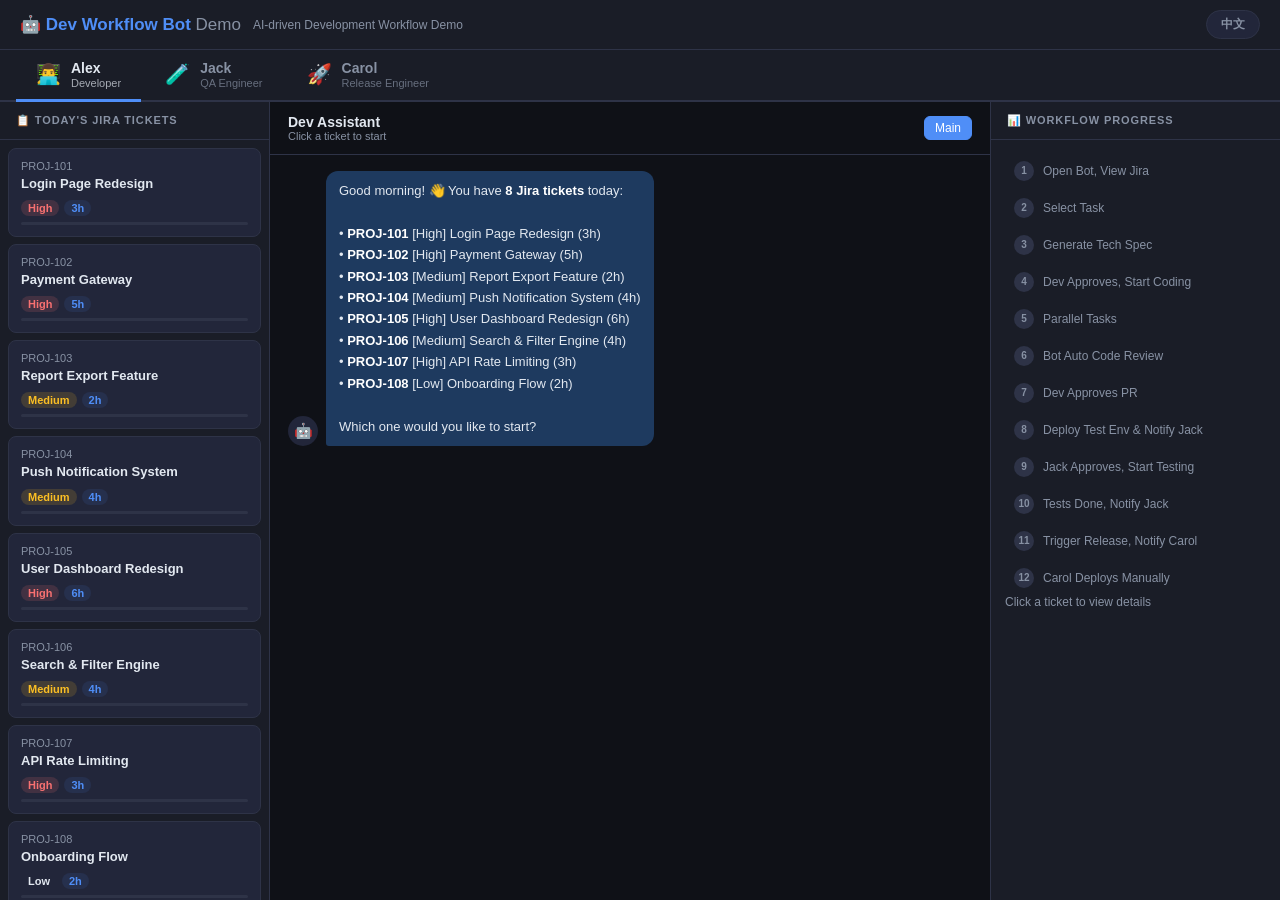
<file: docs/index.html>
<!DOCTYPE html>
<html lang="en">
<head>
  <meta charset="UTF-8">
  <meta name="viewport" content="width=device-width, initial-scale=1.0">
  <title>Dev Workflow Bot Demo</title>
  <style>
* { box-sizing:border-box; margin:0; padding:0; }
:root {
  --bg:#0f1117; --surface:#1a1d27; --surface2:#22263a;
  --border:#2e3347; --accent:#4f8ef7; --accent2:#6ee7b7;
  --text:#e2e8f0; --text-dim:#8892a4;
  --bot-bubble:#1e3a5f; --user-bubble:#1a2a1a;
  --system-color:#64748b; --high:#f87171; --med:#fbbf24;
  --low:#4ade80; --done:#6ee7b7;
  --color-a:#4f8ef7; --color-b:#a78bfa; --color-c:#34d399;
}
body { font-family:-apple-system,BlinkMacSystemFont,'Segoe UI',sans-serif; background:var(--bg); color:var(--text); height:100vh; display:flex; flex-direction:column; overflow:hidden; }
header { background:var(--surface); border-bottom:1px solid var(--border); padding:10px 20px; display:flex; align-items:center; gap:12px; flex-shrink:0; }
header h1 { font-size:17px; font-weight:700; color:var(--accent); }
header h1 span { color:var(--text-dim); font-weight:400; }
.header-sub { font-size:12px; color:var(--text-dim); }
.lang-btn { margin-left:auto; padding:5px 14px; border-radius:20px; border:1px solid var(--border); background:var(--surface2); color:var(--text-dim); cursor:pointer; font-size:12px; font-weight:600; transition:all .2s; }
.lang-btn:hover { border-color:var(--accent); color:var(--accent); }
.person-tabs { display:flex; background:var(--surface); border-bottom:2px solid var(--border); padding:0 16px; flex-shrink:0; gap:4px; }
.person-tab { display:flex; align-items:center; gap:10px; padding:10px 20px; background:transparent; border:none; border-bottom:3px solid transparent; margin-bottom:-2px; cursor:pointer; color:var(--text-dim); transition:all .2s; }
.person-tab:hover { color:var(--text); }
.person-tab.active { color:var(--text); }
.person-tab[data-person="a"].active { border-bottom-color:var(--color-a); }
.person-tab[data-person="b"].active { border-bottom-color:var(--color-b); }
.person-tab[data-person="c"].active { border-bottom-color:var(--color-c); }
.person-avatar { font-size:20px; }
.person-info { display:flex; flex-direction:column; align-items:flex-start; }
.person-name { font-size:14px; font-weight:700; line-height:1.2; }
.person-role { font-size:11px; opacity:.7; }
.person-badge { background:#f87171; color:white; font-size:10px; font-weight:700; border-radius:10px; padding:1px 6px; min-width:18px; text-align:center; display:none; }
.person-panel { display:none; flex:1; overflow:hidden; }
.person-panel.active { display:flex; flex-direction:column; }
.main { display:grid; grid-template-columns:270px 1fr 290px; flex:1; overflow:hidden; }
.sidebar { background:var(--surface); border-right:1px solid var(--border); display:flex; flex-direction:column; overflow:hidden; }
.sidebar-title { padding:12px 16px; font-size:11px; font-weight:700; text-transform:uppercase; letter-spacing:.08em; color:var(--text-dim); border-bottom:1px solid var(--border); flex-shrink:0; }
.ticket-list { flex:1; overflow-y:auto; padding:8px; }
.ticket-card { padding:11px 12px; border-radius:8px; border:1px solid var(--border); margin-bottom:7px; cursor:pointer; transition:all .2s; background:var(--surface2); }
.ticket-card:hover { border-color:var(--accent); }
.ticket-card.active { border-color:var(--accent); background:#1a2540; }
.ticket-id { font-size:11px; color:var(--text-dim); margin-bottom:3px; }
.ticket-title-text { font-size:13px; font-weight:600; line-height:1.4; margin-bottom:7px; }
.ticket-meta { display:flex; gap:5px; flex-wrap:wrap; }
.badge { padding:2px 7px; border-radius:10px; font-size:11px; font-weight:600; }
.badge-high { background:rgba(248,113,113,.15); color:var(--high); }
.badge-medium { background:rgba(251,191,36,.15); color:var(--med); }
.badge-est { background:rgba(79,142,247,.1); color:var(--accent); }
.ticket-state-label { font-size:11px; color:var(--accent2); margin-top:5px; }
.step-bar { height:3px; background:var(--border); border-radius:2px; overflow:hidden; margin-top:6px; }
.step-fill { height:100%; background:var(--accent); transition:width .5s; }
.queue-card { padding:11px 12px; border-radius:8px; border:1px solid var(--border); margin-bottom:7px; cursor:pointer; background:var(--surface2); transition:all .2s; }
.queue-card:hover { border-color:var(--accent2); }
.queue-card.new { border-color:var(--accent2); animation:pulse-border 2s ease-out; }
@keyframes pulse-border { 0%{box-shadow:0 0 0 0 rgba(110,231,183,.4);} 70%{box-shadow:0 0 0 6px rgba(110,231,183,0);} 100%{box-shadow:none;} }
.queue-title { font-size:13px; font-weight:600; margin-bottom:4px; }
.queue-sub { font-size:11px; color:var(--text-dim); }
.queue-status { font-size:11px; margin-top:5px; }
.queue-status.pending { color:var(--med); }
.queue-status.in-progress { color:var(--accent); }
.queue-status.done { color:var(--done); }
.empty-queue { padding:20px 12px; font-size:13px; color:var(--text-dim); text-align:center; line-height:1.8; }
.empty-queue span { font-size:11px; }
.chat-area { display:flex; flex-direction:column; overflow:hidden; }
.chat-header { padding:12px 18px; border-bottom:1px solid var(--border); display:flex; align-items:center; gap:12px; flex-shrink:0; background:var(--bg); }
.chat-title { font-size:14px; font-weight:700; }
.chat-subtitle { font-size:11px; color:var(--text-dim); }
.chat-tabs { display:flex; gap:5px; overflow-x:auto; margin-left:auto; }
.chat-tab { padding:4px 10px; border-radius:6px; font-size:12px; border:1px solid var(--border); background:transparent; color:var(--text-dim); cursor:pointer; white-space:nowrap; transition:all .2s; }
.chat-tab.active { background:var(--accent); border-color:var(--accent); color:white; }
.chat-tab.notify { border-color:var(--accent2); color:var(--accent2); }
.messages { flex:1; overflow-y:auto; padding:16px 18px; display:flex; flex-direction:column; gap:10px; }
.typing-wrap { padding:0 18px 10px; flex-shrink:0; min-height:40px; }
.msg-row { display:flex; align-items:flex-end; gap:8px; max-width:78%; }
.msg-row.bot { align-self:flex-start; }
.msg-row.user { align-self:flex-end; flex-direction:row-reverse; }
.msg-avatar { width:30px; height:30px; border-radius:50%; display:flex; align-items:center; justify-content:center; font-size:15px; flex-shrink:0; background:var(--surface2); }
.msg-content { display:flex; flex-direction:column; gap:5px; }
.bubble { padding:9px 13px; border-radius:12px; font-size:13px; line-height:1.65; }
.bubble.bot { background:var(--bot-bubble); border-bottom-left-radius:3px; }
.bubble.user { background:var(--user-bubble); border-bottom-right-radius:3px; color:#c8f0c8; }
.bubble a { color:var(--accent); text-decoration:none; }
.bubble a:hover { text-decoration:underline; }
.bubble code { background:rgba(255,255,255,.1); padding:1px 5px; border-radius:3px; font-family:monospace; font-size:12px; }
.system-event { align-self:center; font-size:11px; color:var(--system-color); background:var(--surface); padding:3px 12px; border-radius:20px; border:1px solid var(--border); }
.action-buttons { display:flex; gap:7px; flex-wrap:wrap; margin-top:3px; }
.action-btn { padding:6px 13px; border-radius:8px; border:1px solid var(--accent); background:transparent; color:var(--accent); font-size:12px; cursor:pointer; transition:all .2s; }
.action-btn:hover { background:var(--accent); color:white; }
.action-btn.done { opacity:.35; pointer-events:none; }
.action-btn.danger { border-color:var(--color-c); color:var(--color-c); }
.action-btn.danger:hover { background:var(--color-c); color:#0f1117; }
.typing-indicator { display:flex; gap:4px; align-items:center; padding:9px 13px; background:var(--bot-bubble); border-radius:12px; border-bottom-left-radius:3px; }
.typing-dot { width:6px; height:6px; border-radius:50%; background:var(--accent); animation:bounce 1.2s infinite; }
.typing-dot:nth-child(2){animation-delay:.2s;} .typing-dot:nth-child(3){animation-delay:.4s;}
@keyframes bounce { 0%,60%,100%{transform:translateY(0);opacity:.4;} 30%{transform:translateY(-5px);opacity:1;} }
.empty-state-msg { display:flex; flex-direction:column; align-items:center; justify-content:center; gap:12px; color:var(--text-dim); font-size:13px; text-align:center; padding:40px 20px; line-height:1.7; }
.empty-icon { font-size:40px; }
.status-panel { background:var(--surface); border-left:1px solid var(--border); display:flex; flex-direction:column; overflow:hidden; }
.panel-title { padding:12px 16px; font-size:11px; font-weight:700; text-transform:uppercase; letter-spacing:.08em; color:var(--text-dim); border-bottom:1px solid var(--border); flex-shrink:0; }
.panel-body { flex:1; overflow-y:auto; padding:14px; }
.panel-hint { color:var(--text-dim); font-size:12px; }
.step-list { display:flex; flex-direction:column; gap:3px; }
.step-item { display:flex; align-items:center; gap:9px; padding:7px 9px; border-radius:7px; font-size:12px; transition:all .3s; }
.step-item.active { background:rgba(79,142,247,.12); color:var(--accent); font-weight:600; }
.step-item.done { color:var(--done); }
.step-item.pending { color:var(--text-dim); }
.step-num { width:20px; height:20px; border-radius:50%; display:flex; align-items:center; justify-content:center; font-size:10px; font-weight:700; flex-shrink:0; }
.step-num.active{background:var(--accent);color:white;} .step-num.done{background:var(--done);color:#0f1117;} .step-num.pending{background:var(--border);color:var(--text-dim);}
.info-section { margin-top:16px; border-top:1px solid var(--border); padding-top:14px; }
.info-title { font-size:11px; font-weight:700; color:var(--text-dim); text-transform:uppercase; letter-spacing:.06em; margin-bottom:10px; }
.info-row { margin-bottom:10px; }
.info-label { font-size:11px; color:var(--text-dim); margin-bottom:2px; }
.info-value { font-size:12px; color:var(--text); word-break:break-all; }
.info-value a { color:var(--accent); text-decoration:none; }
.info-value code { font-family:monospace; font-size:11px; background:rgba(255,255,255,.07); padding:1px 5px; border-radius:3px; }
::-webkit-scrollbar{width:4px;height:4px;} ::-webkit-scrollbar-track{background:transparent;} ::-webkit-scrollbar-thumb{background:var(--border);border-radius:3px;}
.bubble strong{font-weight:700;color:#fff;}
.manual-deploy-box { margin-top:8px; padding:10px 13px; border-radius:8px; border:1px solid var(--color-c); background:rgba(52,211,153,.06); font-size:12px; color:var(--text-dim); line-height:1.6; }
.manual-deploy-box strong { color:var(--color-c); }
  </style>
</head>
<body>

<header>
  <h1>🤖 Dev Workflow Bot <span>Demo</span></h1>
  <div class="header-sub" id="header-sub">AI-driven Development Workflow Demo</div>
  <button class="lang-btn" id="lang-toggle" onclick="toggleLang()">中文</button>
</header>

<div class="person-tabs">
  <button class="person-tab active" data-person="a" onclick="switchPerson('a')">
    <span class="person-avatar">👨‍💻</span>
    <span class="person-info"><span class="person-name" id="name-a">Alex</span><span class="person-role" id="role-a">Developer</span></span>
    <span class="person-badge" id="badge-a"></span>
  </button>
  <button class="person-tab" data-person="b" onclick="switchPerson('b')">
    <span class="person-avatar">🧪</span>
    <span class="person-info"><span class="person-name" id="name-b">Jack</span><span class="person-role" id="role-b">QA Engineer</span></span>
    <span class="person-badge" id="badge-b"></span>
  </button>
  <button class="person-tab" data-person="c" onclick="switchPerson('c')">
    <span class="person-avatar">🚀</span>
    <span class="person-info"><span class="person-name" id="name-c">Carol</span><span class="person-role" id="role-c">Release Engineer</span></span>
    <span class="person-badge" id="badge-c"></span>
  </button>
</div>

<!-- Alex / 小A -->
<div class="person-panel active" id="panel-a">
  <div class="main">
    <aside class="sidebar">
      <div class="sidebar-title" id="sidebar-title-a">📋 Today's Jira Tickets</div>
      <div class="ticket-list" id="ticket-list-a"></div>
    </aside>
    <section class="chat-area">
      <div class="chat-header">
        <div><div class="chat-title" id="chat-title-a">Dev Assistant</div><div class="chat-subtitle" id="chat-subtitle-a">Click a ticket to start</div></div>
        <div class="chat-tabs" id="chat-tabs-a"><button class="chat-tab active" data-tid="__a__" onclick="switchTab('a','__a__')" id="main-tab-a">Main</button></div>
      </div>
      <div class="messages" id="messages-a"></div>
      <div class="typing-wrap"><div class="msg-row bot" id="typing-a" style="display:none"><div class="msg-avatar">🤖</div><div class="typing-indicator"><div class="typing-dot"></div><div class="typing-dot"></div><div class="typing-dot"></div></div></div></div>
    </section>
    <aside class="status-panel">
      <div class="panel-title" id="panel-title-a">📊 Workflow Progress</div>
      <div class="panel-body"><div class="step-list" id="step-list-a"></div><div id="info-a"><div class="panel-hint" id="panel-hint-a">Click a ticket to view details</div></div></div>
    </aside>
  </div>
</div>

<!-- Jack / 小B -->
<div class="person-panel" id="panel-b">
  <div class="main">
    <aside class="sidebar">
      <div class="sidebar-title" id="sidebar-title-b">🧪 Test Queue</div>
      <div class="ticket-list" id="ticket-list-b"><div class="empty-queue" id="empty-b">No test tasks yet<br><span>Waiting for dev to complete</span></div></div>
    </aside>
    <section class="chat-area">
      <div class="chat-header">
        <div><div class="chat-title" id="chat-title-b">Test Assistant Bot</div><div class="chat-subtitle" id="chat-subtitle-b">Test tasks will appear here</div></div>
        <div class="chat-tabs" id="chat-tabs-b"><button class="chat-tab active" data-tid="__b__" onclick="switchTab('b','__b__')" id="main-tab-b">Main</button></div>
      </div>
      <div class="messages" id="messages-b"><div class="empty-state-msg" id="empty-chat-b"><div class="empty-icon">🧪</div><div id="empty-chat-b-text">Waiting for Alex to finish development<br>Test tasks will be pushed here automatically</div></div></div>
      <div class="typing-wrap"><div class="msg-row bot" id="typing-b" style="display:none"><div class="msg-avatar">🤖</div><div class="typing-indicator"><div class="typing-dot"></div><div class="typing-dot"></div><div class="typing-dot"></div></div></div></div>
    </section>
    <aside class="status-panel">
      <div class="panel-title" id="panel-title-b">📋 Test Details</div>
      <div class="panel-body"><div id="info-b"><div class="panel-hint" id="panel-hint-b">Details will appear when a test task arrives</div></div></div>
    </aside>
  </div>
</div>

<!-- Carol / 小C -->
<div class="person-panel" id="panel-c">
  <div class="main">
    <aside class="sidebar">
      <div class="sidebar-title" id="sidebar-title-c">🚀 Release Queue</div>
      <div class="ticket-list" id="ticket-list-c"><div class="empty-queue" id="empty-c">No release tasks yet<br><span>Waiting for tests to pass</span></div></div>
    </aside>
    <section class="chat-area">
      <div class="chat-header">
        <div><div class="chat-title" id="chat-title-c">Release Assistant Bot</div><div class="chat-subtitle" id="chat-subtitle-c">Release tasks will appear here</div></div>
        <div class="chat-tabs" id="chat-tabs-c"><button class="chat-tab active" data-tid="__c__" onclick="switchTab('c','__c__')" id="main-tab-c">Main</button></div>
      </div>
      <div class="messages" id="messages-c"><div class="empty-state-msg" id="empty-chat-c"><div class="empty-icon">🚀</div><div id="empty-chat-c-text">Waiting for Jack's tests to pass<br>Release tasks will be pushed here automatically</div></div></div>
      <div class="typing-wrap"><div class="msg-row bot" id="typing-c" style="display:none"><div class="msg-avatar">🤖</div><div class="typing-indicator"><div class="typing-dot"></div><div class="typing-dot"></div><div class="typing-dot"></div></div></div></div>
    </section>
    <aside class="status-panel">
      <div class="panel-title" id="panel-title-c">📋 Release Details</div>
      <div class="panel-body"><div id="info-c"><div class="panel-hint" id="panel-hint-c">Details will appear when a release task arrives</div></div></div>
    </aside>
  </div>
</div>

<script>
// ── i18n ──────────────────────────────────────────────────────────────────────
let lang = "en";

const T = {
  en: {
    headerSub: "AI-driven Development Workflow Demo",
    langToggle: "中文",
    nameA:"Alex", roleA:"Developer",
    nameB:"Jack",  roleB:"QA Engineer",
    nameC:"Carol",roleC:"Release Engineer",
    sidebarA:"📋 Today's Jira Tickets",
    sidebarB:"🧪 Test Queue",
    sidebarC:"🚀 Release Queue",
    chatTitleA:"Dev Assistant", chatSubA:"Click a ticket to start",
    chatTitleB:"Test Assistant Bot", chatSubB:"Test tasks will appear here",
    chatTitleC:"Release Assistant Bot", chatSubC:"Release tasks will appear here",
    panelTitleA:"📊 Workflow Progress", panelTitleB:"📋 Test Details", panelTitleC:"📋 Release Details",
    panelHintA:"Click a ticket to view details",
    panelHintB:"Details will appear when a test task arrives",
    panelHintC:"Details will appear when a release task arrives",
    emptyB:"No test tasks yet", emptyBSub:"Waiting for dev to complete",
    emptyC:"No release tasks yet", emptyCSub:"Waiting for tests to pass",
    emptyChatB:"Waiting for Alex to finish development\nTest tasks will be pushed here automatically",
    emptyChatC:"Waiting for Jack's tests to pass\nRelease tasks will be pushed here automatically",
    mainTab:"Main",
    // Workflow steps
    steps:["Open Bot, View Jira","Select Task","Generate Tech Spec","Dev Approves, Start Coding","Parallel Tasks","Bot Auto Code Review","Dev Approves PR","Deploy Test Env & Notify Jack","Jack Approves, Start Testing","Tests Done, Notify Jack","Trigger Release, Notify Carol","Carol Deploys Manually"],
    // Bot messages
    greeting: (n,tickets) => `Good morning! 👋 You have <strong>${n} Jira tickets</strong> today:\n\n${tickets}\n\nWhich one would you like to start?`,
    ticketCard: (id,title,desc,est) => `Got <strong>${id}</strong> — ${title}\n\n📋 Description: ${desc}\n⏱ Estimate: ${est}\n\nReady to start? I can generate the tech spec first.`,
    alreadyStarted: (id,title,est,label) => `📋 <strong>${id}</strong> — ${title}\n\nDescription: ${title}\n⏱ Estimate: ${est}\n\nCurrent status: <strong>${label}</strong>`,
    btnStartSpec:"✅ Start with Tech Spec", btnSkipSpec:"⏭ Skip, Start Coding Directly", btnSkip:"❌ Skip for now",
    skipped:"Got it, skipping. Call me when you need me 👍",
    specStart:"Great! Let me create the branch and generate the tech spec...",
    creatingBranch:"⚙️ Creating Git branch...",
    branchCreated:(b)=>`✅ Branch created: \`${b}\``,
    generatingSpec:"📝 Generating tech spec document...",
    specDone:(url,branch)=>`✅ Tech spec generated!\n\n📄 <strong>Spec Doc</strong>: <a href="${url}" target="_blank">View here</a>\n🌿 <strong>Branch</strong>: <code>${branch}</code>\n\nIncludes: tech stack, API design, data model, test strategy.\n\nPlease review and let me know if we can proceed 👇`,
    btnApproveSpec:"✅ Spec looks good, start coding", btnReviseSpec:"✏️ Need revisions",
    devStart:"🚀 Starting development! I'll notify you when done.",
    parallelHint:(id,title)=>`💡 Tip: You can work on other tasks in parallel, e.g. <strong>${id}</strong> — ${title}`,
    btnParallel:(id)=>`Start ${id}`,
    devStep:["Analyzing requirements...","Setting up architecture...","Implementing core logic...","Writing unit tests...","Linting & formatting..."],
    reviewingCode:"🔍 Running automated code review...",
    devDone:(issues,sugg,prUrl)=>`🎉 Development complete! Automated code review done:\n\n${issues>0?"⚠️":"✅"} <strong>${issues} issue(s)</strong> / <strong>${sugg} suggestion(s)</strong>\n📊 ${issues} issues, ${sugg} suggestions. Code quality is good.\n\n🔗 <strong>PR</strong>: <a href="${prUrl}" target="_blank">Pull Request</a>\n\nPlease review the code and approve when ready 👇`,
    btnApprovePR:"✅ Code looks good, approve", btnRequestChanges:"💬 Request changes",
    deployStart:"✅ PR approved! Creating test environment...",
    creatingTestEnv:"🚀 Creating isolated test environment...",
    testEnvReady:(url)=>`✅ Test environment ready: ${url}`,
    testNotified:(url)=>`📬 <strong>Jack (QA)</strong> has been notified.\n\n🌐 Test env: <a href="${url}" target="_blank">${url}</a>\n📋 Test cases are ready, waiting for Jack's approval.`,
    // Jack messages
    jackTaskArrived:(title,url)=>`📋 New test task: <strong>${title}</strong>\n\nTest environment is ready. Please review the test cases and approve to start testing.\n\n🌐 Test env: <a href="${url}" target="_blank">${url}</a>`,
    btnApproveTest:"✅ Approve & Start Testing",
    jackApproved:"✅ Approve & Start Testing",
    testingStart:"🧪 Starting automated test execution...",
    testStep:["Initializing test environment...","Running UI test suite...","Running API integration tests...","Running performance tests...","Generating test report..."],
    testDone:(p,t,cov,dur)=>`✅ <strong>All tests passed!</strong>\n\n📊 Passed: ${p}/${t} | Failed: 0 | Coverage: ${cov}\n⏱ Duration: ${dur}\n\nCode quality is excellent. Ready for production! 🎉`,
    // Alex notified of test result
    btnReviewCases:"📋 Review Test Cases",
    jackReviewingCases:"📋 Review Test Cases",
    caseListIntro:(title)=>`Here are the test cases for **${title}**.\nPlease review and approve or modify:`,
    btnModifyCases:"✏️ Modify Test Cases",
    btnApproveCases:"✅ Approve Test Cases",
    jackModifyCases:"✏️ I need to modify some test cases",
    casesUpdated:"Test cases have been updated. Please review again:",
    jackApprovedCases:"✅ Test cases look good!",
    casesApprovedStart:"Test cases approved ✅\nReady to start execution. Click below when you're ready:",
    btnConfirmTestDone:"✅ Tests Complete — Ready for Release",
    jackConfirmedRelease:"✅ Tests Complete — Triggering release",
    jackReleaseTrigger:"Got it! Notifying Carol to proceed with deployment. 🚀",
    testPassedNotify:(p,t,cov)=>`✅ All tests passed!\n\n📊 ${p}/${t} passed | Coverage: ${cov}\n\n<strong>Carol (Release)</strong> has been notified to deploy.`,
    // Carol messages
    carolTaskArrived:(title)=>`🚀 Release Task: <strong>${title}</strong>\n\nAll tests have passed. This requires <strong>manual deployment</strong>.\n\nPlease proceed with the deployment steps when ready.`,
    btnStartDeploy:"🚀 Start Manual Deployment",
    carolStartDeploy:"🚀 Start Manual Deployment",
    deployInProgress:(id)=>`⚙️ Manual deployment for ${id} in progress...`,
    deployGuide:`Please follow the deployment runbook:\n\n1. <code>git pull origin main</code>\n2. Run <code>./scripts/deploy.sh production</code>\n3. Verify health checks at <code>/health</code>\n4. Monitor error rate for 5 mins\n\nClick below when deployment is complete.`,
    btnDeployDone:"✅ Deployment Complete — Close Task",
    carolDeployDone:"✅ Deployment Complete",
    releaseConfirmed:(ver,id)=>`🎉 <strong>Manual deployment confirmed!</strong>\n\n📦 Version: <strong>${ver}</strong>\n🌐 Production: <a href="https://app.example.com" target="_blank">app.example.com</a>\n\n✅ Task <strong>${id}</strong> is now <strong>CLOSED</strong>. Great work!`,
    // Alex final
    releaseDone:(id,ver)=>`🎉 <strong>${id} deployed successfully!</strong>\n\nCarol completed manual deployment.\n\n📦 Version: <strong>${ver}</strong>\n🌐 <a href="https://app.example.com" target="_blank">app.example.com</a>\n\n✅ Full workflow complete!`,
    // Queue card labels
    testTaskLabel:"🧪 Test Task", releaseTaskLabel:"🚀 Release Task",
    pending:"⏳ Pending", inProgress:"⚙️ In progress", done:"✅ Deployed",
    // Info panel
    infoTicket:"Ticket", infoStatus:"Status", infoStage:"Stage", infoBranch:"Branch",
    infoSpec:"Spec Doc", infoPR:"Pull Request", infoTestEnv:"Test Env", infoVersion:"Version",
    statusPendingTest:"Awaiting test approval", statusPendingRelease:"Awaiting manual deploy",
    statusReleasing:"Manual deployment in progress",
  },
  zh: {
    headerSub: "AI 驱动的研发流程演示",
    langToggle: "English",
    nameA:"小A", roleA:"开发者",
    nameB:"小B", roleB:"测试工程师",
    nameC:"小C", roleC:"发布工程师",
    sidebarA:"📋 今日 Jira Tickets",
    sidebarB:"🧪 待测试任务",
    sidebarC:"🚀 待发布任务",
    chatTitleA:"Dev 助手", chatSubA:"点击左侧任务开始",
    chatTitleB:"Bot 测试助手", chatSubB:"收到测试任务后在此交互",
    chatTitleC:"Bot 发布助手", chatSubC:"收到发布任务后在此交互",
    panelTitleA:"📊 开发流程进度", panelTitleB:"📋 测试详情", panelTitleC:"📋 发布详情",
    panelHintA:"点击左侧 Ticket 查看详情",
    panelHintB:"收到测试任务后显示详情",
    panelHintC:"收到发布任务后显示详情",
    emptyB:"暂无待测试任务", emptyBSub:"等待开发完成后通知",
    emptyC:"暂无待发布任务", emptyCSub:"等待测试通过后通知",
    emptyChatB:"等待小A 完成开发\n测试任务会自动推送到这里",
    emptyChatC:"等待小B 测试通过\n发布任务会自动推送到这里",
    mainTab:"主频道",
    steps:["打开 Bot，查看 Jira","选择任务","生成技术规范 Spec","Dev 审批，下令开发","并行任务","Bot 自动 Code Review","Dev 审批 PR","部署测试环境 & 通知小B","小B 审批，开始测试","测试完成，通知小B","触发发布，通知小C","小C 人工发布"],
    greeting:(n,tickets)=>`早上好！👋 你今天有 <strong>${n} 个</strong> Jira 任务：\n\n${tickets}\n\n要开始开发哪个？`,
    ticketCard:(id,title,desc,est)=>`收到 <strong>${id}</strong> — ${title}\n\n📋 需求描述：${desc}\n⏱ 预估工时：${est}\n\n要开始做吗？我可以先生成技术规范文档。`,
    alreadyStarted:(id,title,est,label)=>`📋 <strong>${id}</strong> — ${title}\n\n预估工时：${est}\n\n当前进度：<strong>${label}</strong>`,
    btnStartSpec:"✅ 开始，先做 Spec 文档", btnSkipSpec:"⏭ 跳过，直接开始开发", btnSkip:"❌ 暂不处理",
    skipped:"好的，已跳过。有需要随时叫我 👍",
    specStart:"好的！我来拉代码分支并生成技术规范文档...",
    creatingBranch:"⚙️ 正在创建 Git 分支...",
    branchCreated:(b)=>`✅ 分支已创建：\`${b}\``,
    generatingSpec:"📝 正在生成技术规范文档（Spec）...",
    specDone:(url,branch)=>`✅ 技术规范文档已生成！\n\n📄 <strong>Spec 文档</strong>：<a href="${url}" target="_blank">点击查看</a>\n🌿 <strong>开发分支</strong>：<code>${branch}</code>\n\n主要内容包括：技术选型、接口设计、数据模型、测试策略。\n\n请 Review 后告诉我是否可以开始开发 👇`,
    btnApproveSpec:"✅ Spec 没问题，开始开发", btnReviseSpec:"✏️ 需要修改",
    devStart:"🚀 开始开发！我会在完成后通知你。",
    parallelHint:(id,title)=>`💡 提示：开发期间你可以同时处理其他任务，比如 <strong>${id}</strong> — ${title}`,
    btnParallel:(id)=>`开始处理 ${id}`,
    devStep:["分析需求文档...","搭建基础框架...","实现核心逻辑...","编写单元测试...","代码格式化 & Lint 检查..."],
    reviewingCode:"🔍 Bot 正在执行第一轮 Code Review...",
    devDone:(issues,sugg,prUrl)=>`🎉 代码开发完成！已完成第一轮自动 Code Review：\n\n${issues>0?"⚠️":"✅"} <strong>${issues} 个问题</strong> / <strong>${sugg} 条建议</strong>\n📊 发现 ${issues} 个问题，${sugg} 条建议。代码质量良好，逻辑清晰。\n\n🔗 <strong>PR 链接</strong>：<a href="${prUrl}" target="_blank">Pull Request</a>\n\n请你 Review 代码，确认没问题后审批 👇`,
    btnApprovePR:"✅ 代码没问题，审批通过", btnRequestChanges:"💬 需要修改",
    deployStart:"✅ PR 已审批！开始创建测试环境并部署...",
    creatingTestEnv:"🚀 正在创建独立测试环境...",
    testEnvReady:(url)=>`✅ 测试环境已就绪：${url}`,
    testNotified:(url)=>`📬 已通知 <strong>小B（Tester）</strong> 开始测试任务。\n\n🌐 测试环境：<a href="${url}" target="_blank">${url}</a>\n📋 测试用例已准备好，等待小B审批。`,
    jackTaskArrived:(title,url)=>`📋 新测试任务：<strong>${title}</strong>\n\n测试环境已就绪，请 Review 测试用例后批准开始测试。\n\n🌐 测试环境：<a href="${url}" target="_blank">${url}</a>`,
    btnApproveTest:"✅ 审批，开始测试",
    jackApproved:"✅ 审批，开始测试",
    testingStart:"🧪 开始执行自动化测试...",
    testStep:["初始化测试环境...","执行 UI 测试套件...","执行 API 集成测试...","执行性能测试...","生成测试报告..."],
    testDone:(p,t,cov,dur)=>`✅ <strong>测试全部通过！</strong>\n\n📊 通过：${p}/${t} | 失败：0 | 覆盖率：${cov}\n⏱ 耗时：${dur}\n\n代码质量优秀，可以发布！ 🎉`,
    btnReviewCases:"📋 查看测试用例",
    jackReviewingCases:"📋 查看测试用例",
    caseListIntro:(title)=>`以下是 **${title}** 的测试用例，请 Review 后决定是否修改：`,
    btnModifyCases:"✏️ 修改测试用例",
    btnApproveCases:"✅ 确认用例，准备测试",
    jackModifyCases:"✏️ 需要修改部分测试用例",
    casesUpdated:"测试用例已更新，请重新确认：",
    jackApprovedCases:"✅ 测试用例没问题！",
    casesApprovedStart:"测试用例已确认 ✅\n已准备好执行，请点击下方开始测试：",
    btnConfirmTestDone:"✅ 测试完成，准备发布",
    jackConfirmedRelease:"✅ 测试完成，触发发布流程",
    jackReleaseTrigger:"好的！已通知小C（Carol）开始发布。 🚀",
    testPassedNotify:(p,t,cov)=>`✅ 测试全部通过！\n\n📊 ${p}/${t} 通过 | 覆盖率 ${cov}\n\n已通知 <strong>小C（Release）</strong> 准备发布。`,
    carolTaskArrived:(title)=>`🚀 发布任务：<strong>${title}</strong>\n\n测试已全部通过。本次发布需要 <strong>人工手动部署</strong>。\n\n请按照发布流程操作，准备好后点击开始。`,
    btnStartDeploy:"🚀 开始人工发布",
    carolStartDeploy:"🚀 开始人工发布",
    deployInProgress:(id)=>`⚙️ ${id} 人工发布进行中...`,
    deployGuide:`请按发布规范操作：\n\n1. <code>git pull origin main</code>\n2. 执行 <code>./scripts/deploy.sh production</code>\n3. 检查 <code>/health</code> 健康状态\n4. 观察错误率 5 分钟\n\n完成后点击下方按钮关闭任务。`,
    btnDeployDone:"✅ 发布完成，关闭任务",
    carolDeployDone:"✅ 人工发布完成",
    releaseConfirmed:(ver,id)=>`🎉 <strong>人工发布已确认完成！</strong>\n\n📦 版本号：<strong>${ver}</strong>\n🌐 生产地址：<a href="https://app.example.com" target="_blank">app.example.com</a>\n\n✅ 任务 <strong>${id}</strong> 已 <strong>关闭</strong>。辛苦了！`,
    releaseDone:(id,ver)=>`🎉 <strong>${id} 发布成功！</strong>\n\n小C 完成了人工部署。\n\n📦 版本：<strong>${ver}</strong>\n🌐 <a href="https://app.example.com" target="_blank">app.example.com</a>\n\n✅ 完整研发流程已完成！`,
    testTaskLabel:"🧪 测试任务", releaseTaskLabel:"🚀 发布任务",
    pending:"⏳ 待处理", inProgress:"⚙️ 进行中", done:"✅ 已发布",
    infoTicket:"Ticket", infoStatus:"状态", infoStage:"当前阶段", infoBranch:"分支",
    infoSpec:"Spec 文档", infoPR:"Pull Request", infoTestEnv:"测试环境", infoVersion:"版本",
    statusPendingTest:"待测试审批", statusPendingRelease:"待人工发布",
    statusReleasing:"人工发布中",
  }
};

function t(key, ...args) {
  const val = T[lang][key];
  return typeof val === "function" ? val(...args) : val;
}

// ── Tickets data ──────────────────────────────────────────────────────────────
const TICKETS = [
  { id:"PROJ-101", titleEn:"Login Page Redesign",       titleZh:"用户登录页面优化",   descEn:"Redesign login UI with phone+OTP support and remember me",        descZh:"优化登录页面 UI，支持手机号+验证码登录，增加记住密码功能",   priority:"High",   est:"3h" },
  { id:"PROJ-102", titleEn:"Payment Gateway",           titleZh:"支付接口集成",        descEn:"Integrate Stripe payment gateway with credit card & Apple Pay",    descZh:"集成 Stripe 支付网关，支持信用卡和 Apple Pay",              priority:"High",   est:"5h" },
  { id:"PROJ-103", titleEn:"Report Export Feature",     titleZh:"报表导出功能",        descEn:"Support Excel/PDF export for sales reports with date filters",     descZh:"支持导出 Excel/PDF 格式的销售报表，支持自定义时间范围",     priority:"Medium", est:"2h" },
  { id:"PROJ-104", titleEn:"Push Notification System",  titleZh:"推送通知系统",        descEn:"Integrate Firebase FCM for order status push notifications",       descZh:"集成 Firebase FCM，实现订单状态推送通知",                   priority:"Medium", est:"4h" },
  { id:"PROJ-105", titleEn:"User Dashboard Redesign",   titleZh:"用户仪表盘重设计",    descEn:"Redesign dashboard with customizable widgets and dark mode",       descZh:"重新设计仪表盘，支持自定义组件和暗色模式",                  priority:"High",   est:"6h" },
  { id:"PROJ-106", titleEn:"Search & Filter Engine",    titleZh:"搜索与筛选功能",      descEn:"Full-text search with faceted filters and search suggestions",     descZh:"全文搜索，支持多维筛选和搜索建议",                          priority:"Medium", est:"4h" },
  { id:"PROJ-107", titleEn:"API Rate Limiting",         titleZh:"API 限流功能",        descEn:"Implement per-user rate limiting with Redis and token bucket algo", descZh:"基于 Redis 实现用户级别 API 限流，令牌桶算法",              priority:"High",   est:"3h" },
  { id:"PROJ-108", titleEn:"Onboarding Flow",           titleZh:"新用户引导流程",       descEn:"Step-by-step onboarding wizard for new users with tooltips",       descZh:"新用户注册后的分步引导向导，含功能提示",                    priority:"Low",    est:"2h" },
];
function ticketTitle(t2) { return lang==="en" ? t2.titleEn : t2.titleZh; }
function ticketDesc(t2)  { return lang==="en" ? t2.descEn  : t2.descZh; }

// ── State ─────────────────────────────────────────────────────────────────────
let currentPerson = "a";
const ps = {
  a:{ tid:"__a__", threads:{"__a__":[]}, wf:{} },
  b:{ tid:"__b__", threads:{"__b__":[]}, wf:{} },
  c:{ tid:"__c__", threads:{"__c__":[]}, wf:{} },
};
const badges = {a:0,b:0,c:0};

// ── Init ──────────────────────────────────────────────────────────────────────
window.addEventListener("DOMContentLoaded", () => {
  renderTicketList();
  renderSteps("a", 0);
  delay(600).then(() => {
    const ticketLines = TICKETS.map(tk=>`• <strong>${tk.id}</strong> [${tk.priority}] ${ticketTitle(tk)} (${tk.est})`).join("\n");
    botMsg("a","__a__", t("greeting", TICKETS.length, ticketLines));
  });
});

// ── Language toggle ───────────────────────────────────────────────────────────
function toggleLang() {
  lang = lang==="en" ? "zh" : "en";
  applyLang();
}

function applyLang() {
  document.getElementById("lang-toggle").textContent = t("langToggle");
  document.getElementById("header-sub").textContent = t("headerSub");
  document.getElementById("name-a").textContent = t("nameA");
  document.getElementById("role-a").textContent = t("roleA");
  document.getElementById("name-b").textContent = t("nameB");
  document.getElementById("role-b").textContent = t("roleB");
  document.getElementById("name-c").textContent = t("nameC");
  document.getElementById("role-c").textContent = t("roleC");
  ["a","b","c"].forEach(p=>{
    const st = document.getElementById(`sidebar-title-${p}`);
    if(st) st.textContent = t(`sidebar${p.toUpperCase()}`);
    const ph = document.getElementById(`panel-hint-${p}`);
    if(ph) ph.textContent = t(`panelHint${p.toUpperCase()}`);
    const pt = document.getElementById(`panel-title-${p}`);
    if(pt) pt.textContent = t(`panelTitle${p.toUpperCase()}`);
    const ct = document.getElementById(`chat-title-${p}`);
    if(ct) ct.textContent = t(`chatTitle${p.toUpperCase()}`);
    const cs = document.getElementById(`chat-subtitle-${p}`);
    if(cs) cs.textContent = t(`chatSub${p.toUpperCase()}`);
    const mt = document.getElementById(`main-tab-${p}`);
    if(mt) mt.textContent = t("mainTab");
  });
  // Empty states
  const eb = document.getElementById("empty-b");
  if(eb) eb.innerHTML=`${t("emptyB")}<br><span>${t("emptyBSub")}</span>`;
  const ec = document.getElementById("empty-c");
  if(ec) ec.innerHTML=`${t("emptyC")}<br><span>${t("emptyCSub")}</span>`;
  const ecb = document.getElementById("empty-chat-b-text");
  if(ecb) ecb.innerHTML=t("emptyChatB").replace("\n","<br>");
  const ecc = document.getElementById("empty-chat-c-text");
  if(ecc) ecc.innerHTML=t("emptyChatC").replace("\n","<br>");
  // Re-render tickets
  renderTicketList();
  renderSteps("a", ps.a.wf[ps.a.tid]?.step||0);
}

// ── Person switch ─────────────────────────────────────────────────────────────
function switchPerson(p) {
  currentPerson = p;
  document.querySelectorAll(".person-tab").forEach(t2=>t2.classList.toggle("active",t2.dataset.person===p));
  document.querySelectorAll(".person-panel").forEach(el=>el.classList.toggle("active",el.id===`panel-${p}`));
  clearBadge(p);
  const tid = ps[p].tid;
  const thread = ps[p].threads[tid]||[];
  const box = document.getElementById(`messages-${p}`);
  if(box && thread.length>0){ box.innerHTML=""; thread.forEach(m=>renderMsgEl(p,m)); scrollBot(p); }
  syncTabs(p);
}

// ── Chat tab ──────────────────────────────────────────────────────────────────
function switchTab(p, tid) {
  ps[p].tid = tid;
  syncTabs(p);
  const box=document.getElementById(`messages-${p}`);
  if(!box) return;
  box.innerHTML="";
  (ps[p].threads[tid]||[]).forEach(m=>renderMsgEl(p,m));
  scrollBot(p);
  if(p==="a"){ renderSteps("a",ps.a.wf[tid]?.step||0); renderInfoA(tid); }
}

function syncTabs(p) {
  const tid=ps[p].tid;
  document.querySelectorAll(`#chat-tabs-${p} .chat-tab`).forEach(t2=>{
    t2.classList.toggle("active",t2.dataset.tid===tid);
    if(t2.dataset.tid===tid) t2.classList.remove("notify");
  });
}

function addTabFor(p, tid, label) {
  const c=document.getElementById(`chat-tabs-${p}`);
  if(!c||c.querySelector(`[data-tid="${tid}"]`)) return;
  const btn=document.createElement("button");
  btn.className="chat-tab"; btn.dataset.tid=tid; btn.textContent=label;
  btn.onclick=()=>switchTab(p,tid); c.appendChild(btn);
}

// ── Ticket list ───────────────────────────────────────────────────────────────
function renderTicketList() {
  const list=document.getElementById("ticket-list-a"); if(!list) return;
  list.innerHTML="";
  TICKETS.forEach(tk=>{
    const card=document.createElement("div");
    card.className="ticket-card"; card.dataset.tid=tk.id; card.onclick=()=>selectTicket(tk.id);
    const pc=tk.priority==="High"?"badge-high":tk.priority==="Low"?"badge-low":"badge-medium";
    const wf=ps.a.wf[tk.id];
    card.innerHTML=`<div class="ticket-id">${tk.id}</div>
      <div class="ticket-title-text">${ticketTitle(tk)}</div>
      <div class="ticket-meta"><span class="badge ${pc}">${tk.priority}</span><span class="badge badge-est">${tk.est}</span></div>
      <div class="ticket-state-label" id="state-${tk.id}">${wf?.stateLabel||""}</div>
      <div class="step-bar"><div class="step-fill" id="bar-${tk.id}" style="width:${wf?Math.round((wf.step/12)*100):0}%"></div></div>`;
    list.appendChild(card);
  });
}

function updateCard(tid) {
  const wf=ps.a.wf[tid]; if(!wf) return;
  const el=document.getElementById(`state-${tid}`); const bar=document.getElementById(`bar-${tid}`);
  if(el) el.textContent=wf.stateLabel||"";
  if(bar) bar.style.width=Math.round((wf.step/12)*100)+"%";
}

// ── Workflow ──────────────────────────────────────────────────────────────────
async function selectTicket(tid) {
  const tk=TICKETS.find(x=>x.id===tid); if(!tk) return;
  if(!ps.a.threads[tid]) ps.a.threads[tid]=[];
  addTabFor("a",tid,tid); switchTab("a",tid);
  document.querySelectorAll(".ticket-card").forEach(c=>c.classList.toggle("active",c.dataset.tid===tid));
  const wf=ps.a.wf[tid];
  if(wf){
    const actions=actionsFor(wf.state,tid);
    appendAndRender("a",tid,{role:"bot",text:t("alreadyStarted",tid,ticketTitle(tk),tk.est,wf.stateLabel),actions});
  } else {
    ps.a.wf[tid]={state:"idle",step:0,stateLabel:"",branch:null,specUrl:null,prUrl:null,testUrl:null};
    updateCard(tid);
    await typing("a",800);
    appendAndRender("a",tid,{role:"bot",text:t("ticketCard",tid,ticketTitle(tk),ticketDesc(tk),tk.est),
      actions:[
        {label:t("btnStartSpec"),fn:()=>runSpec(tid)},
        {label:t("btnSkipSpec"),fn:()=>runDev(tid)},
        {label:t("btnSkip"),fn:()=>botMsg("a",tid,t("skipped"))},
      ]});
    setWf(tid,"waiting_start",1,"Step 1");
  }
}

async function runSpec(tid) {
  const tk=TICKETS.find(x=>x.id===tid);
  setWf(tid,"generating_spec",3,"Step 3");
  await typing("a",500); appendAndRender("a",tid,{role:"bot",text:t("specStart")});
  await delay(1200); sysEvent("a",tid,t("creatingBranch")); await delay(1500);
  const branch=`feature/${tid.toLowerCase()}-${ticketTitle(tk).toLowerCase().replace(/\s+/g,"-").replace(/[^\w-]/g,"").slice(0,18)}`;
  ps.a.wf[tid].branch=branch; sysEvent("a",tid,t("branchCreated",branch));
  await delay(800); sysEvent("a",tid,t("generatingSpec")); await delay(3000);
  const specNum=Math.floor(Math.random()*9000+1000);
  const specUrl=`https://github.com/org/repo/blob/feature/${tid.toLowerCase()}/docs/SPEC-${specNum}.md`;
  ps.a.wf[tid].specUrl=specUrl;
  setWf(tid,"waiting_spec",3,"Step 3");
  await typing("a",1000);
  appendAndRender("a",tid,{role:"bot",text:t("specDone",specUrl,branch),
    actions:[{label:t("btnApproveSpec"),fn:()=>runDev(tid)},{label:t("btnReviseSpec"),fn:()=>runSpec(tid)}]});
  renderInfoA(tid);
}

async function runDev(tid) {
  const others=TICKETS.filter(x=>x.id!==tid);
  setWf(tid,"developing",5,"Step 4-5");
  await typing("a",500); appendAndRender("a",tid,{role:"bot",text:t("devStart")});
  if(others.length){
    await delay(1200);
    appendAndRender("a",tid,{role:"bot",text:t("parallelHint",others[0].id,ticketTitle(others[0])),
      actions:[{label:t("btnParallel",others[0].id),fn:()=>selectTicket(others[0].id)}]});
  }
  for(const s of t("devStep")){ await delay(1200); sysEvent("a",tid,`⚙️ ${s}`); }
  setWf(tid,"code_review",6,"Step 6");
  sysEvent("a",tid,t("reviewingCode")); await delay(3000);
  const issues=Math.floor(Math.random()*3), sugg=Math.floor(Math.random()*4)+2;
  const prUrl=`https://github.com/org/repo/pull/${Math.floor(Math.random()*900+100)}`;
  ps.a.wf[tid].prUrl=prUrl; setWf(tid,"waiting_pr",7,"Step 7");
  await typing("a",1200);
  appendAndRender("a",tid,{role:"bot",text:t("devDone",issues,sugg,prUrl),
    actions:[{label:t("btnApprovePR"),fn:()=>runDeploy(tid)},{label:t("btnRequestChanges"),fn:()=>botMsg("a",tid,"Got it, please add comments in the PR.")}]});
  renderInfoA(tid);
}

async function runDeploy(tid) {
  const tk=TICKETS.find(x=>x.id===tid);
  setWf(tid,"deploying",8,"Step 8");
  await typing("a",500); appendAndRender("a",tid,{role:"bot",text:t("deployStart")});
  sysEvent("a",tid,t("creatingTestEnv")); await delay(3000);
  const testUrl=`https://test-${tid.toLowerCase().replace("-","")}.staging.example.com`;
  ps.a.wf[tid].testUrl=testUrl; sysEvent("a",tid,t("testEnvReady",testUrl));
  setWf(tid,"waiting_test",9,"Step 9");
  await typing("a",1000);
  appendAndRender("a",tid,{role:"bot",text:t("testNotified",testUrl)});
  renderInfoA(tid);
  await delay(1500); notifyB(tid,testUrl);
}

async function notifyB(tid, testUrl) {
  const tk=TICKETS.find(x=>x.id===tid);
  const btid=`b_${tid}`;
  if(!ps.b.threads[btid]) ps.b.threads[btid]=[];
  ps.b.tid=btid; addTabFor("b",btid,tid); addQueueCard("b",tid);
  const msg={role:"bot",text:t("jackTaskArrived",ticketTitle(tk),testUrl),
    actions:[{label:t("btnReviewCases"),fn:()=>showTestCases(tid,btid,testUrl)}]};
  ps.b.threads[btid].push(msg);
  if(currentPerson==="b"){ switchTab("b",btid); scrollBot("b"); } else addBadge("b");
  updateInfoB(tid,tk,testUrl,t("statusPendingTest"));
}

function updateInfoB(tid, tk, testUrl, statusText) {
  document.getElementById("info-b").innerHTML=`<div class="info-section">
    <div class="info-title">${lang==="en"?"Test Task":"测试任务"}</div>
    <div class="info-row"><div class="info-label">${t("infoTicket")}</div><div class="info-value">${tid} — ${ticketTitle(tk)}</div></div>
    <div class="info-row"><div class="info-label">${t("infoStatus")}</div><div class="info-value" style="color:var(--color-b)">${statusText}</div></div>
    ${testUrl?`<div class="info-row"><div class="info-label">${t("infoTestEnv")}</div><div class="info-value"><a href="${testUrl}" target="_blank">${lang==="en"?"Open →":"打开 →"}</a></div></div>`:""}
  </div>`;
}

// ── Test Case Review ──────────────────────────────────────────────────────────
const TEST_CASES = {
  "PROJ-101": [
    {id:"TC-01", name:"User login with phone + OTP", priority:"P0"},
    {id:"TC-02", name:"Login fails with invalid OTP", priority:"P0"},
    {id:"TC-03", name:"Remember me persists session", priority:"P1"},
    {id:"TC-04", name:"UI renders correctly on mobile", priority:"P1"},
    {id:"TC-05", name:"Logout clears session", priority:"P2"},
  ],
  "PROJ-102": [
    {id:"TC-01", name:"Credit card payment succeeds", priority:"P0"},
    {id:"TC-02", name:"Apple Pay checkout flow", priority:"P0"},
    {id:"TC-03", name:"Payment failure shows error", priority:"P0"},
    {id:"TC-04", name:"Refund processes correctly", priority:"P1"},
    {id:"TC-05", name:"Webhook receives payment event", priority:"P1"},
  ],
  "PROJ-103": [
    {id:"TC-01", name:"Export sales report as Excel", priority:"P0"},
    {id:"TC-02", name:"Export sales report as PDF", priority:"P0"},
    {id:"TC-03", name:"Custom date range filter works", priority:"P1"},
    {id:"TC-04", name:"Large dataset export completes", priority:"P1"},
    {id:"TC-05", name:"Empty report shows placeholder", priority:"P2"},
  ],
  "PROJ-104": [
    {id:"TC-01", name:"Push notification delivered on iOS", priority:"P0"},
    {id:"TC-02", name:"Push notification delivered on Android", priority:"P0"},
    {id:"TC-03", name:"Order status update triggers push", priority:"P0"},
    {id:"TC-04", name:"Notification tapped opens correct page", priority:"P1"},
    {id:"TC-05", name:"Disabled notifications not delivered", priority:"P1"},
  ],
  "PROJ-105": [
    {id:"TC-01", name:"Dashboard loads within 2s", priority:"P0"},
    {id:"TC-02", name:"Widgets can be added/removed/reordered", priority:"P0"},
    {id:"TC-03", name:"Dark mode toggle persists across sessions", priority:"P1"},
    {id:"TC-04", name:"Dashboard layout saves correctly", priority:"P1"},
    {id:"TC-05", name:"Responsive on tablet and mobile", priority:"P2"},
  ],
  "PROJ-106": [
    {id:"TC-01", name:"Full-text search returns relevant results", priority:"P0"},
    {id:"TC-02", name:"Faceted filters narrow results correctly", priority:"P0"},
    {id:"TC-03", name:"Search suggestions appear on keypress", priority:"P1"},
    {id:"TC-04", name:"Empty search shows helpful placeholder", priority:"P1"},
    {id:"TC-05", name:"Search handles special characters safely", priority:"P1"},
  ],
  "PROJ-107": [
    {id:"TC-01", name:"Rate limit triggers at threshold", priority:"P0"},
    {id:"TC-02", name:"429 response returned with retry-after", priority:"P0"},
    {id:"TC-03", name:"Rate limit resets after time window", priority:"P0"},
    {id:"TC-04", name:"Different users have independent limits", priority:"P1"},
    {id:"TC-05", name:"Redis failure falls back gracefully", priority:"P1"},
  ],
  "PROJ-108": [
    {id:"TC-01", name:"Onboarding wizard shows on first login", priority:"P0"},
    {id:"TC-02", name:"Each step tooltip displays correctly", priority:"P1"},
    {id:"TC-03", name:"Skip button exits wizard cleanly", priority:"P1"},
    {id:"TC-04", name:"Completed onboarding not shown again", priority:"P1"},
    {id:"TC-05", name:"Progress indicator updates correctly", priority:"P2"},
  ],
};

function buildTestCaseList(tid, version) {
  const cases = TEST_CASES[tid] || [];
  const versionNote = version > 1 ? (lang==="en"?` (v${version} — updated)`:`（v${version} — 已更新）`) : "";
  const rows = cases.map(c=>`  ${c.id} [${c.priority}] ${c.name}`).join("\n");
  return lang==="en"
    ? `📋 **Test Cases${versionNote}** — ${cases.length} total:\n\n${rows}`
    : `📋 **测试用例${versionNote}** — 共 ${cases.length} 条：\n\n${rows}`;
}

async function showTestCases(tid, btid, testUrl, version=1) {
  const tk=TICKETS.find(x=>x.id===tid);
  appendAndRender("b",btid,{role:"user",text:t("jackReviewingCases")});
  await typingFor("b",800);
  appendAndRender("b",btid,{role:"bot",
    text: t("caseListIntro",ticketTitle(tk)) + "\n\n" + buildTestCaseList(tid,version),
    actions:[
      {label:t("btnModifyCases"), fn:()=>modifyTestCases(tid,btid,testUrl,version)},
      {label:t("btnApproveCases"), fn:()=>approveTestCases(tid,btid)},
    ]});
  updateInfoB(tid,tk,testUrl,lang==="en"?"Reviewing test cases":"审查测试用例中");
}

async function modifyTestCases(tid, btid, testUrl, version) {
  appendAndRender("b",btid,{role:"user",text:t("jackModifyCases")});
  await typingFor("b",600);
  sysEventFor("b",btid,lang==="en"?"⚙️ Updating test cases...":"⚙️ 正在更新测试用例...");
  await delay(2000);
  appendAndRender("b",btid,{role:"bot",text:t("casesUpdated")});
  await delay(500);
  // Show updated cases for re-review
  await showTestCases(tid, btid, testUrl, version+1);
}

async function approveTestCases(tid, btid) {
  const tk=TICKETS.find(x=>x.id===tid);
  appendAndRender("b",btid,{role:"user",text:t("jackApprovedCases")});
  await typingFor("b",500);
  appendAndRender("b",btid,{role:"bot",text:t("casesApprovedStart"),
    actions:[{label:t("btnApproveTest"),fn:()=>runTest(tid,btid)}]});
  updateInfoB(tid,tk,ps.a.wf[tid]?.testUrl,t("statusPendingTest"));
}

async function runTest(tid, btid) {
  const tk=TICKETS.find(x=>x.id===tid);
  appendAndRender("b",btid,{role:"user",text:t("jackApproved")});
  await typingFor("b",600); appendAndRender("b",btid,{role:"bot",text:t("testingStart")});
  for(const s of t("testStep")){ await delay(800); sysEventFor("b",btid,`⚙️ ${s}`); }
  await delay(1000);
  const total=Math.floor(Math.random()*30+20), cov=Math.floor(Math.random()*14+82)+"%";
  const dur=(Math.random()*15+8).toFixed(1)+"s";
  // Show test results + confirm button for Jack
  appendAndRender("b",btid,{role:"bot",text:t("testDone",total,total,cov,dur),
    actions:[{label:t("btnConfirmTestDone"),fn:()=>jackConfirmRelease(tid,btid,total,cov)}]});
}

async function jackConfirmRelease(tid, btid, total, cov) {
  appendAndRender("b",btid,{role:"user",text:t("jackConfirmedRelease")});
  // Update queue card
  const qc=document.querySelector(`#ticket-list-b [data-tid="${tid}"] .queue-status`);
  if(qc){qc.textContent=lang==="en"?"✅ Tests passed":"✅ 测试通过"; qc.className="queue-status done";}
  await typingFor("b",500);
  appendAndRender("b",btid,{role:"bot",text:t("jackReleaseTrigger")});
  // Notify Alex
  setWf(tid,"waiting_release",11,"Step 11");
  await typing("a",800);
  appendAndRender("a",tid,{role:"bot",text:t("testPassedNotify",total,total,cov)});
  renderInfoA(tid);
  await delay(1500); notifyC(tid);
}

async function notifyC(tid) {
  const tk=TICKETS.find(x=>x.id===tid);
  const ctid=`c_${tid}`;
  if(!ps.c.threads[ctid]) ps.c.threads[ctid]=[];
  ps.c.tid=ctid; addTabFor("c",ctid,tid); addQueueCard("c",tid);
  const msg={role:"bot",text:t("carolTaskArrived",ticketTitle(tk)),
    actions:[{label:t("btnStartDeploy"),fn:()=>startManualDeploy(tid,ctid)}]};
  ps.c.threads[ctid].push(msg);
  if(currentPerson==="c"){ switchTab("c",ctid); scrollBot("c"); } else addBadge("c");
  document.getElementById("info-c").innerHTML=`<div class="info-section">
    <div class="info-title">${lang==="en"?"Release Task":"发布任务"}</div>
    <div class="info-row"><div class="info-label">${t("infoTicket")}</div><div class="info-value">${tid} — ${ticketTitle(tk)}</div></div>
    <div class="info-row"><div class="info-label">${t("infoStatus")}</div><div class="info-value" style="color:var(--color-c)">${t("statusPendingRelease")}</div></div>
  </div>`;
}

// ── Manual release (人工发布) ──────────────────────────────────────────────────
async function startManualDeploy(tid, ctid) {
  appendAndRender("c",ctid,{role:"user",text:t("carolStartDeploy")});
  sysEventFor("c",ctid,t("deployInProgress",tid));
  setWf(tid,"releasing",12,"Step 12");
  updateCard(tid);
  // Update queue card status
  const qc=document.querySelector(`#ticket-list-c [data-tid="${tid}"] .queue-status`);
  if(qc){qc.textContent=t("inProgress"); qc.className="queue-status in-progress";}
  // Update Carol info panel status
  const infoC=document.getElementById("info-c");
  const statusEl=infoC?.querySelector(".info-value[style]");
  if(statusEl) statusEl.textContent=t("statusReleasing");
  await typingFor("c",800);
  // Show deployment guide + manual confirm button
  appendAndRender("c",ctid,{role:"bot",
    text:t("deployGuide"),
    actions:[{label:t("btnDeployDone"),fn:()=>confirmManualRelease(tid,ctid),danger:true}]});
}

async function confirmManualRelease(tid, ctid) {
  const tk=TICKETS.find(x=>x.id===tid);
  appendAndRender("c",ctid,{role:"user",text:t("carolDeployDone")});
  const ver=`v1.${Math.floor(Math.random()*9+1)}.${Math.floor(Math.random()*20)}`;
  await typingFor("c",1000);
  appendAndRender("c",ctid,{role:"bot",text:t("releaseConfirmed",ver,tid)});
  // Update queue card
  const qc=document.querySelector(`#ticket-list-c [data-tid="${tid}"] .queue-status`);
  if(qc){qc.textContent=t("done"); qc.className="queue-status done";}
  // Update Carol info panel
  document.getElementById("info-c").innerHTML=`<div class="info-section">
    <div class="info-title">${lang==="en"?"Release Complete":"发布完成"}</div>
    <div class="info-row"><div class="info-label">${t("infoTicket")}</div><div class="info-value">${tid} — ${ticketTitle(tk)}</div></div>
    <div class="info-row"><div class="info-label">${t("infoStatus")}</div><div class="info-value" style="color:var(--done)">✅ ${lang==="en"?"CLOSED":"已关闭"}</div></div>
    <div class="info-row"><div class="info-label">${t("infoVersion")}</div><div class="info-value">${ver}</div></div>
  </div>`;
  // Notify Alex
  setWf(tid,"done",12,"✅ Done");
  await typing("a",800);
  appendAndRender("a",tid,{role:"bot",text:t("releaseDone",tid,ver)});
  renderInfoA(tid);
}

// ── Queue cards ───────────────────────────────────────────────────────────────
function addQueueCard(person,tid) {
  const list=document.getElementById(`ticket-list-${person}`); if(!list) return;
  if(list.querySelector(`[data-tid="${tid}"]`)) return;
  list.querySelector(".empty-queue")?.remove();
  const tk=TICKETS.find(x=>x.id===tid);
  const ptid=`${person}_${tid}`;
  const card=document.createElement("div");
  card.className="queue-card new"; card.dataset.tid=tid; card.onclick=()=>switchTab(person,ptid);
  const label=person==="b"?t("testTaskLabel"):t("releaseTaskLabel");
  card.innerHTML=`<div class="queue-title">${tid}</div>
    <div class="queue-sub">${ticketTitle(tk)||""}</div>
    <div class="queue-status pending">${t("pending")}</div>`;
  list.appendChild(card);
}

// ── Workflow state ────────────────────────────────────────────────────────────
function setWf(tid,state,step,label){
  if(!ps.a.wf[tid]) ps.a.wf[tid]={};
  ps.a.wf[tid].state=state; ps.a.wf[tid].step=step; ps.a.wf[tid].stateLabel=label;
  updateCard(tid);
  if(ps.a.tid===tid) renderSteps("a",step);
}

function actionsFor(state, tid) {
  const m={
    waiting_start:[{label:t("btnStartSpec"),fn:()=>runSpec(tid)},{label:t("btnSkipSpec"),fn:()=>runDev(tid)}],
    waiting_spec:[{label:t("btnApproveSpec"),fn:()=>runDev(tid)},{label:t("btnReviseSpec"),fn:()=>runSpec(tid)}],
    waiting_pr:[{label:t("btnApprovePR"),fn:()=>runDeploy(tid)}],
  };
  return m[state]||[];
}

// ── Render ────────────────────────────────────────────────────────────────────
function botMsg(p,tid,text,actions){ appendAndRender(p,tid,{role:"bot",text,actions}); }

function appendAndRender(p,tid,msg){
  if(!ps[p].threads[tid]) ps[p].threads[tid]=[];
  ps[p].threads[tid].push(msg);
  if(currentPerson===p && ps[p].tid===tid){ renderMsgEl(p,msg); scrollBot(p); }
}

function renderMsgEl(p,msg){
  const box=document.getElementById(`messages-${p}`); if(!box) return;
  box.querySelector(".empty-state-msg")?.remove();
  if(msg.system){
    const el=document.createElement("div"); el.className="system-event"; el.textContent=msg.text; box.appendChild(el); return;
  }
  const row=document.createElement("div"); row.className=`msg-row ${msg.role||"bot"}`;
  const av=document.createElement("div"); av.className="msg-avatar";
  av.textContent=msg.role==="bot"?"🤖":p==="a"?"👨‍💻":p==="b"?"🧪":"🚀";
  const ct=document.createElement("div"); ct.className="msg-content";
  const bbl=document.createElement("div"); bbl.className=`bubble ${msg.role||"bot"}`;
  bbl.innerHTML=mdLight(msg.text||""); ct.appendChild(bbl);
  if(msg.actions?.length){
    const btns=document.createElement("div"); btns.className="action-buttons";
    msg.actions.forEach(a=>{
      const btn=document.createElement("button");
      btn.className="action-btn"+(a.danger?" danger":"");
      btn.textContent=a.label;
      btn.onclick=()=>{ btn.parentElement.querySelectorAll(".action-btn").forEach(b=>b.classList.add("done")); a.fn(); };
      btns.appendChild(btn);
    });
    ct.appendChild(btns);
  }
  row.appendChild(av); row.appendChild(ct); box.appendChild(row);
}

function sysEvent(p,tid,text){ appendAndRender(p,tid,{system:true,text}); }
function sysEventFor(p,tid,text){ sysEvent(p,tid,text); }

function renderSteps(p,cur){
  const list=document.getElementById(`step-list-${p}`); if(!list) return; list.innerHTML="";
  t("steps").forEach((label,i)=>{
    const n=i+1, cls=n<cur?"done":n===cur?"active":"pending";
    const li=document.createElement("div"); li.className=`step-item ${cls}`;
    const num=document.createElement("div"); num.className=`step-num ${cls}`; num.textContent=cls==="done"?"✓":n;
    const lbl=document.createElement("span"); lbl.textContent=label;
    li.appendChild(num); li.appendChild(lbl); list.appendChild(li);
  });
}

function renderInfoA(tid){
  const panel=document.getElementById("info-a"); if(!panel) return;
  const wf=ps.a.wf[tid]; const tk=TICKETS.find(x=>x.id===tid);
  if(!wf||!tk){ panel.innerHTML=`<div class="panel-hint">${t("panelHintA")}</div>`; return; }
  panel.innerHTML=`<div class="info-section">
    <div class="info-title">${lang==="en"?"Task Info":"任务信息"}</div>
    <div class="info-row"><div class="info-label">${t("infoTicket")}</div><div class="info-value">${tid} — ${ticketTitle(tk)}</div></div>
    <div class="info-row"><div class="info-label">${t("infoStage")}</div><div class="info-value" style="color:var(--accent)">${wf.stateLabel||"—"}</div></div>
    ${wf.branch?`<div class="info-row"><div class="info-label">${t("infoBranch")}</div><div class="info-value"><code>${wf.branch}</code></div></div>`:""}
    ${wf.specUrl?`<div class="info-row"><div class="info-label">${t("infoSpec")}</div><div class="info-value"><a href="${wf.specUrl}" target="_blank">${lang==="en"?"View →":"查看 →"}</a></div></div>`:""}
    ${wf.prUrl?`<div class="info-row"><div class="info-label">${t("infoPR")}</div><div class="info-value"><a href="${wf.prUrl}" target="_blank">${lang==="en"?"View PR →":"查看 PR →"}</a></div></div>`:""}
    ${wf.testUrl?`<div class="info-row"><div class="info-label">${t("infoTestEnv")}</div><div class="info-value"><a href="${wf.testUrl}" target="_blank">${wf.testUrl}</a></div></div>`:""}
  </div>`;
}

// ── Typing ────────────────────────────────────────────────────────────────────
async function typing(p,ms){
  const el=document.getElementById(`typing-${p}`);
  if(el&&currentPerson===p){ el.style.display="flex"; await delay(ms); el.style.display="none"; } else await delay(ms);
}
async function typingFor(p,ms){ return typing(p,ms); }

// ── Badge ─────────────────────────────────────────────────────────────────────
function addBadge(p){ badges[p]++; const el=document.getElementById(`badge-${p}`); if(el){el.textContent=badges[p];el.style.display="inline-block";} }
function clearBadge(p){ badges[p]=0; const el=document.getElementById(`badge-${p}`); if(el) el.style.display="none"; }

// ── Utils ─────────────────────────────────────────────────────────────────────
const delay=ms=>new Promise(r=>setTimeout(r,ms));
function scrollBot(p){ const el=document.getElementById(`messages-${p}`); if(el) el.scrollTop=el.scrollHeight; }
function mdLight(text){
  return text.replace(/\*\*(.+?)\*\*/g,"<strong>$1</strong>")
    .replace(/`([^`]+)`/g,"<code>$1</code>")
    .replace(/\[(.+?)\]\((.+?)\)/g,'<a href="$2" target="_blank">$1</a>')
    .replace(/\n/g,"<br>");
}
</script>
</body>
</html>
</file>
